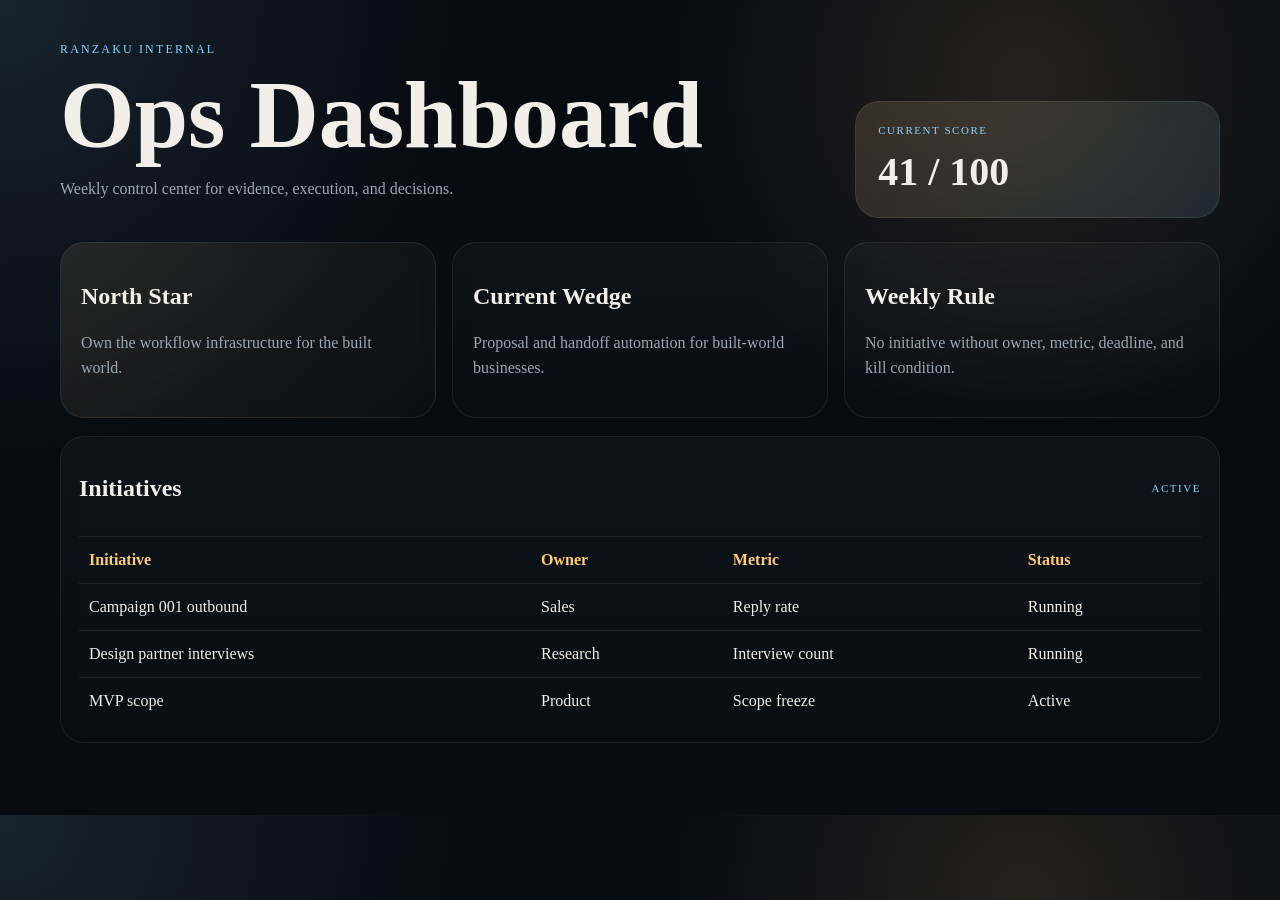
<file: ops-dashboard/index.html>
<!doctype html>
<html lang="en">
  <head>
    <meta charset="utf-8" />
    <meta name="viewport" content="width=device-width, initial-scale=1" />
    <title>Ranzaku Ops Dashboard</title>
    <link rel="stylesheet" href="./styles.css" />
  </head>
  <body>
    <main class="wrap">
      <header class="hero">
        <div>
          <p class="eyebrow">Ranzaku internal</p>
          <h1>Ops Dashboard</h1>
          <p class="lede">Weekly control center for evidence, execution, and decisions.</p>
        </div>
        <div class="hero-card">
          <span>Current Score</span>
          <strong>41 / 100</strong>
        </div>
      </header>

      <section class="grid">
        <article class="card accent">
          <h2>North Star</h2>
          <p>Own the workflow infrastructure for the built world.</p>
        </article>
        <article class="card">
          <h2>Current Wedge</h2>
          <p>Proposal and handoff automation for built-world businesses.</p>
        </article>
        <article class="card">
          <h2>Weekly Rule</h2>
          <p>No initiative without owner, metric, deadline, and kill condition.</p>
        </article>
      </section>

      <section class="panel">
        <div class="panel-head">
          <h2>Initiatives</h2>
          <span>active</span>
        </div>
        <table>
          <thead>
            <tr>
              <th>Initiative</th>
              <th>Owner</th>
              <th>Metric</th>
              <th>Status</th>
            </tr>
          </thead>
          <tbody>
            <tr>
              <td>Campaign 001 outbound</td>
              <td>Sales</td>
              <td>Reply rate</td>
              <td>Running</td>
            </tr>
            <tr>
              <td>Design partner interviews</td>
              <td>Research</td>
              <td>Interview count</td>
              <td>Running</td>
            </tr>
            <tr>
              <td>MVP scope</td>
              <td>Product</td>
              <td>Scope freeze</td>
              <td>Active</td>
            </tr>
          </tbody>
        </table>
      </section>
    </main>
  </body>
</html>
</file>
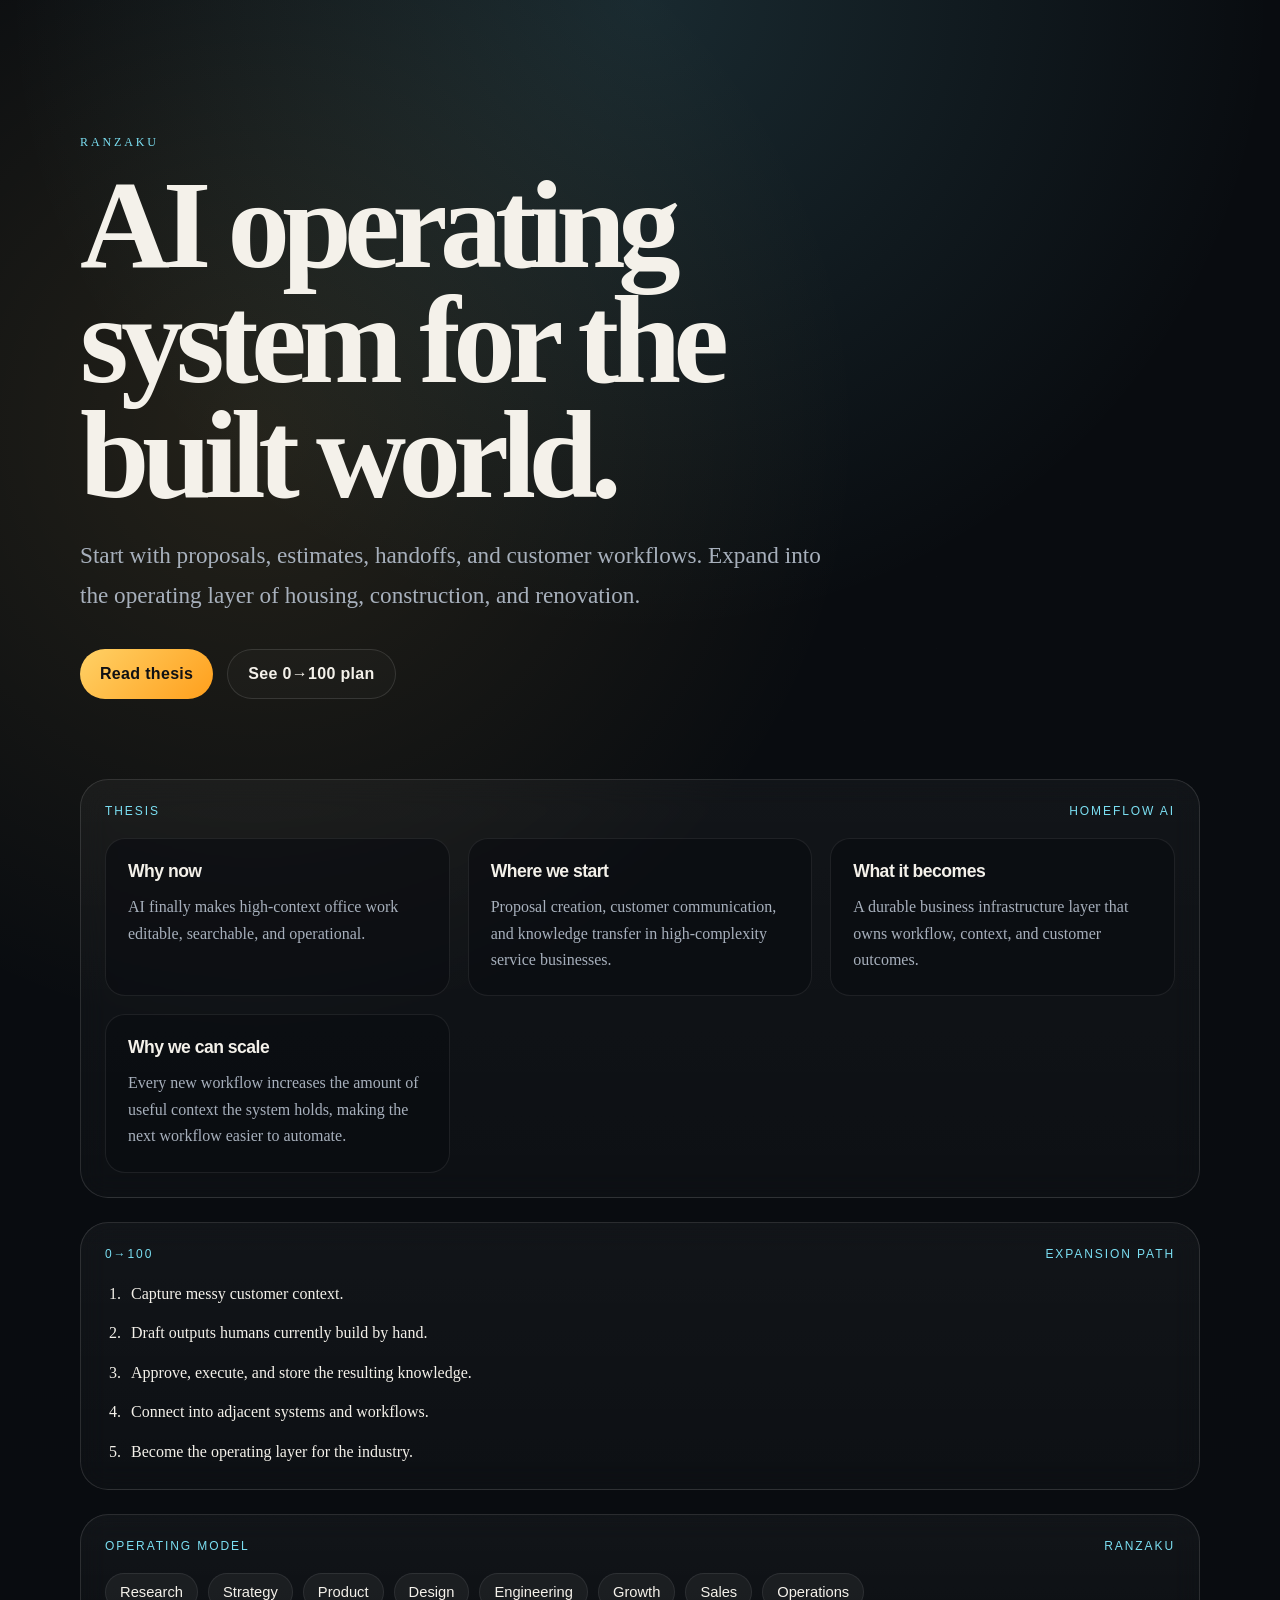
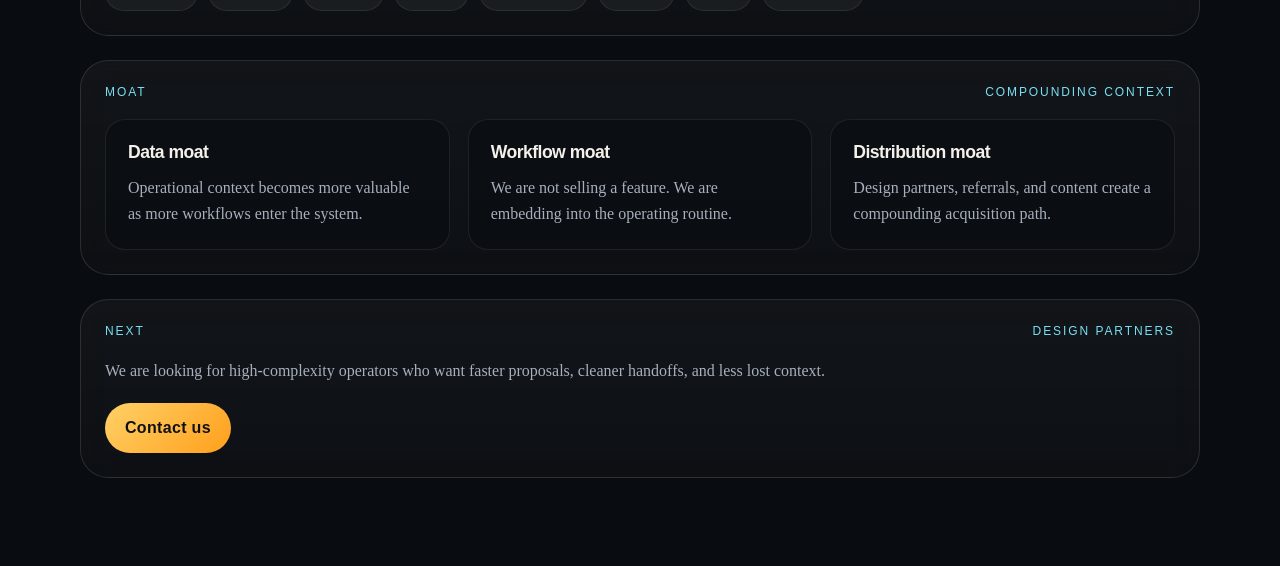
<file: site/index.html>
<!doctype html>
<html lang="en">
  <head>
    <meta charset="utf-8" />
    <meta name="viewport" content="width=device-width, initial-scale=1" />
    <title>Ranzaku | HomeFlow AI</title>
    <meta
      name="description"
      content="An AI operating system for the built world, starting with proposals, handoffs, and customer work."
    />
    <meta property="og:title" content="Ranzaku | HomeFlow AI" />
    <meta
      property="og:description"
      content="AI operating system for the built world."
    />
    <link rel="stylesheet" href="./styles.css" />
    <link rel="manifest" href="./manifest.json" />
  </head>
  <body>
    <div class="bg-grid"></div>
    <main class="shell">
      <section class="hero">
        <div class="eyebrow">Ranzaku</div>
        <h1>AI operating system for the built world.</h1>
        <p class="lede">
          Start with proposals, estimates, handoffs, and customer workflows.
          Expand into the operating layer of housing, construction, and
          renovation.
        </p>
        <div class="cta-row">
          <a href="#thesis" class="button primary">Read thesis</a>
          <a href="#plan" class="button secondary">See 0→100 plan</a>
        </div>
      </section>

      <section class="panel" id="thesis">
        <div class="panel-head">
          <span>Thesis</span>
          <span>HomeFlow AI</span>
        </div>
        <div class="grid">
          <article>
            <h2>Why now</h2>
            <p>
              AI finally makes high-context office work editable, searchable, and
              operational.
            </p>
          </article>
          <article>
            <h2>Where we start</h2>
            <p>
              Proposal creation, customer communication, and knowledge transfer
              in high-complexity service businesses.
            </p>
          </article>
          <article>
            <h2>What it becomes</h2>
            <p>
              A durable business infrastructure layer that owns workflow,
              context, and customer outcomes.
            </p>
          </article>
          <article>
            <h2>Why we can scale</h2>
            <p>
              Every new workflow increases the amount of useful context the
              system holds, making the next workflow easier to automate.
            </p>
          </article>
        </div>
      </section>

      <section class="panel" id="plan">
        <div class="panel-head">
          <span>0→100</span>
          <span>Expansion path</span>
        </div>
        <ol class="timeline">
          <li>Capture messy customer context.</li>
          <li>Draft outputs humans currently build by hand.</li>
          <li>Approve, execute, and store the resulting knowledge.</li>
          <li>Connect into adjacent systems and workflows.</li>
          <li>Become the operating layer for the industry.</li>
        </ol>
      </section>

      <section class="panel">
        <div class="panel-head">
          <span>Operating model</span>
          <span>Ranzaku</span>
        </div>
        <div class="chips">
          <span>Research</span>
          <span>Strategy</span>
          <span>Product</span>
          <span>Design</span>
          <span>Engineering</span>
          <span>Growth</span>
          <span>Sales</span>
          <span>Operations</span>
        </div>
      </section>

      <section class="panel">
        <div class="panel-head">
          <span>Moat</span>
          <span>Compounding context</span>
        </div>
        <div class="grid">
          <article>
            <h2>Data moat</h2>
            <p>Operational context becomes more valuable as more workflows enter the system.</p>
          </article>
          <article>
            <h2>Workflow moat</h2>
            <p>We are not selling a feature. We are embedding into the operating routine.</p>
          </article>
          <article>
            <h2>Distribution moat</h2>
            <p>Design partners, referrals, and content create a compounding acquisition path.</p>
          </article>
        </div>
      </section>

      <section class="panel">
        <div class="panel-head">
          <span>Next</span>
          <span>Design partners</span>
        </div>
        <p>
          We are looking for high-complexity operators who want faster proposals,
          cleaner handoffs, and less lost context.
        </p>
        <div class="cta-row" style="margin-top: 18px">
          <a class="button primary" href="mailto:ranzaku.official@gmail.com">Contact us</a>
        </div>
      </section>
    </main>
    <script src="./app.js"></script>
  </body>
</html>
</file>
<file: ops-dashboard/styles.css>
:root {
  color-scheme: dark;
  --bg: #070b12;
  --panel: #0f1622;
  --card: #121c2b;
  --line: rgba(255, 255, 255, 0.08);
  --text: #f2efe8;
  --muted: #9ba7b4;
  --accent: #8dd3ff;
  --accent-2: #ffcb77;
}

* {
  box-sizing: border-box;
}

body {
  margin: 0;
  background:
    radial-gradient(circle at top left, rgba(141, 211, 255, 0.12), transparent 30%),
    radial-gradient(circle at 80% 10%, rgba(255, 203, 119, 0.12), transparent 28%),
    var(--bg);
  color: var(--text);
  font-family: Georgia, serif;
}

.wrap {
  width: min(1160px, calc(100vw - 40px));
  margin: 0 auto;
  padding: 40px 0 72px;
}

.hero {
  display: grid;
  grid-template-columns: 1.7fr 0.8fr;
  gap: 20px;
  align-items: end;
  margin-bottom: 24px;
}

.eyebrow {
  margin: 0 0 10px;
  letter-spacing: 0.18em;
  text-transform: uppercase;
  color: var(--accent);
  font-size: 12px;
}

h1 {
  margin: 0;
  font-size: clamp(2.8rem, 8vw, 6rem);
  line-height: 0.95;
}

.lede,
p {
  color: var(--muted);
  line-height: 1.6;
}

.hero-card,
.card,
.panel {
  border: 1px solid var(--line);
  border-radius: 24px;
  background: linear-gradient(180deg, rgba(255,255,255,0.03), rgba(255,255,255,0.01));
  backdrop-filter: blur(10px);
}

.hero-card {
  padding: 22px;
  background: linear-gradient(135deg, rgba(255,203,119,0.14), rgba(141,211,255,0.12));
}

.hero-card span,
.panel-head span {
  display: block;
  text-transform: uppercase;
  letter-spacing: 0.14em;
  font-size: 11px;
  color: var(--accent);
}

.hero-card strong {
  display: block;
  margin-top: 12px;
  font-size: 2.5rem;
}

.grid {
  display: grid;
  grid-template-columns: repeat(3, 1fr);
  gap: 16px;
  margin-bottom: 18px;
}

.card {
  padding: 20px;
}

.card.accent {
  background: linear-gradient(135deg, rgba(255,203,119,0.10), rgba(255,255,255,0.02));
}

.panel {
  padding: 18px;
}

.panel-head {
  display: flex;
  justify-content: space-between;
  align-items: center;
  margin-bottom: 14px;
}

table {
  width: 100%;
  border-collapse: collapse;
}

th,
td {
  text-align: left;
  padding: 14px 10px;
  border-top: 1px solid var(--line);
}

th {
  color: var(--accent-2);
  font-weight: 600;
}

@media (max-width: 900px) {
  .hero,
  .grid {
    grid-template-columns: 1fr;
  }
}
</file>
<file: site/styles.css>
:root {
  color-scheme: dark;
  --bg: #090c10;
  --bg-soft: #111720;
  --text: #f4f1ea;
  --muted: #a7b0bc;
  --line: rgba(255, 255, 255, 0.12);
  --accent: #ffd166;
  --accent-2: #7bdff2;
}

* {
  box-sizing: border-box;
}

html,
body {
  margin: 0;
  min-height: 100%;
  background:
    radial-gradient(circle at top, rgba(123, 223, 242, 0.14), transparent 28%),
    radial-gradient(circle at 20% 20%, rgba(255, 209, 102, 0.11), transparent 30%),
    var(--bg);
  color: var(--text);
  font-family: Georgia, "Times New Roman", serif;
}

.bg-grid {
  position: fixed;
  inset: 0;
  pointer-events: none;
  opacity: 0.12;
  background-image:
    linear-gradient(rgba(255, 255, 255, 0.06) 1px, transparent 1px),
    linear-gradient(90deg, rgba(255, 255, 255, 0.06) 1px, transparent 1px);
  background-size: 72px 72px;
  mask-image: radial-gradient(circle at center, black 40%, transparent 90%);
}

.shell {
  width: min(1120px, calc(100vw - 40px));
  margin: 0 auto;
  padding: 48px 0 88px;
  position: relative;
}

.hero {
  padding: 84px 0 56px;
}

.eyebrow {
  display: inline-block;
  font-size: 12px;
  letter-spacing: 0.24em;
  text-transform: uppercase;
  color: var(--accent-2);
  margin-bottom: 18px;
}

h1 {
  margin: 0;
  max-width: 11ch;
  font-size: clamp(3.6rem, 10vw, 7.8rem);
  line-height: 0.92;
  letter-spacing: -0.06em;
}

.lede {
  max-width: 760px;
  margin: 24px 0 0;
  font-size: clamp(1.1rem, 2vw, 1.45rem);
  line-height: 1.7;
  color: var(--muted);
}

.cta-row {
  display: flex;
  flex-wrap: wrap;
  gap: 14px;
  margin-top: 34px;
}

.button {
  display: inline-flex;
  align-items: center;
  justify-content: center;
  min-height: 50px;
  padding: 0 20px;
  border-radius: 999px;
  text-decoration: none;
  font-family: "Trebuchet MS", "Gill Sans", sans-serif;
  font-weight: 700;
  letter-spacing: 0.02em;
  transition: transform 180ms ease, background 180ms ease, border 180ms ease;
}

.button:hover {
  transform: translateY(-1px);
}

.primary {
  background: linear-gradient(135deg, var(--accent), #ff9f1c);
  color: #101114;
}

.secondary {
  border: 1px solid var(--line);
  color: var(--text);
  background: rgba(255, 255, 255, 0.02);
}

.panel {
  margin-top: 24px;
  padding: 24px;
  border: 1px solid var(--line);
  border-radius: 28px;
  background: linear-gradient(180deg, rgba(255, 255, 255, 0.04), rgba(255, 255, 255, 0.02));
  backdrop-filter: blur(14px);
  transform: translateY(12px);
  opacity: 0;
  animation: rise 600ms ease forwards;
}

.panel:nth-of-type(2) {
  animation-delay: 60ms;
}

.panel:nth-of-type(3) {
  animation-delay: 120ms;
}

.panel:nth-of-type(4) {
  animation-delay: 180ms;
}

.panel:nth-of-type(5) {
  animation-delay: 240ms;
}

.panel:nth-of-type(6) {
  animation-delay: 300ms;
}

.panel-head {
  display: flex;
  justify-content: space-between;
  align-items: center;
  gap: 16px;
  margin-bottom: 20px;
  color: var(--accent-2);
  font-family: "Trebuchet MS", "Gill Sans", sans-serif;
  text-transform: uppercase;
  letter-spacing: 0.16em;
  font-size: 12px;
}

.grid {
  display: grid;
  grid-template-columns: repeat(3, minmax(0, 1fr));
  gap: 18px;
}

.grid article {
  padding: 22px;
  border-radius: 20px;
  background: rgba(9, 12, 16, 0.56);
  border: 1px solid rgba(255, 255, 255, 0.08);
}

h2 {
  margin: 0 0 12px;
  font-size: 1.1rem;
  letter-spacing: -0.03em;
  font-family: "Trebuchet MS", "Gill Sans", sans-serif;
}

p {
  margin: 0;
  color: var(--muted);
  line-height: 1.65;
}

.timeline {
  margin: 0;
  padding-left: 20px;
  display: grid;
  gap: 14px;
  color: var(--text);
}

.timeline li {
  padding-left: 6px;
  line-height: 1.6;
}

.chips {
  display: flex;
  flex-wrap: wrap;
  gap: 10px;
}

.chips span {
  padding: 10px 14px;
  border-radius: 999px;
  background: rgba(255, 255, 255, 0.05);
  border: 1px solid rgba(255, 255, 255, 0.08);
  font-family: "Trebuchet MS", "Gill Sans", sans-serif;
  font-size: 0.92rem;
}

@keyframes rise {
  to {
    transform: translateY(0);
    opacity: 1;
  }
}

@media (prefers-reduced-motion: reduce) {
  .panel {
    animation: none;
    transform: none;
    opacity: 1;
  }

  .button {
    transition: none;
  }
}

@media (max-width: 860px) {
  .grid {
    grid-template-columns: 1fr;
  }

  .shell {
    width: min(1120px, calc(100vw - 28px));
    padding-top: 28px;
  }

  .hero {
    padding-top: 56px;
  }
}
</file>
